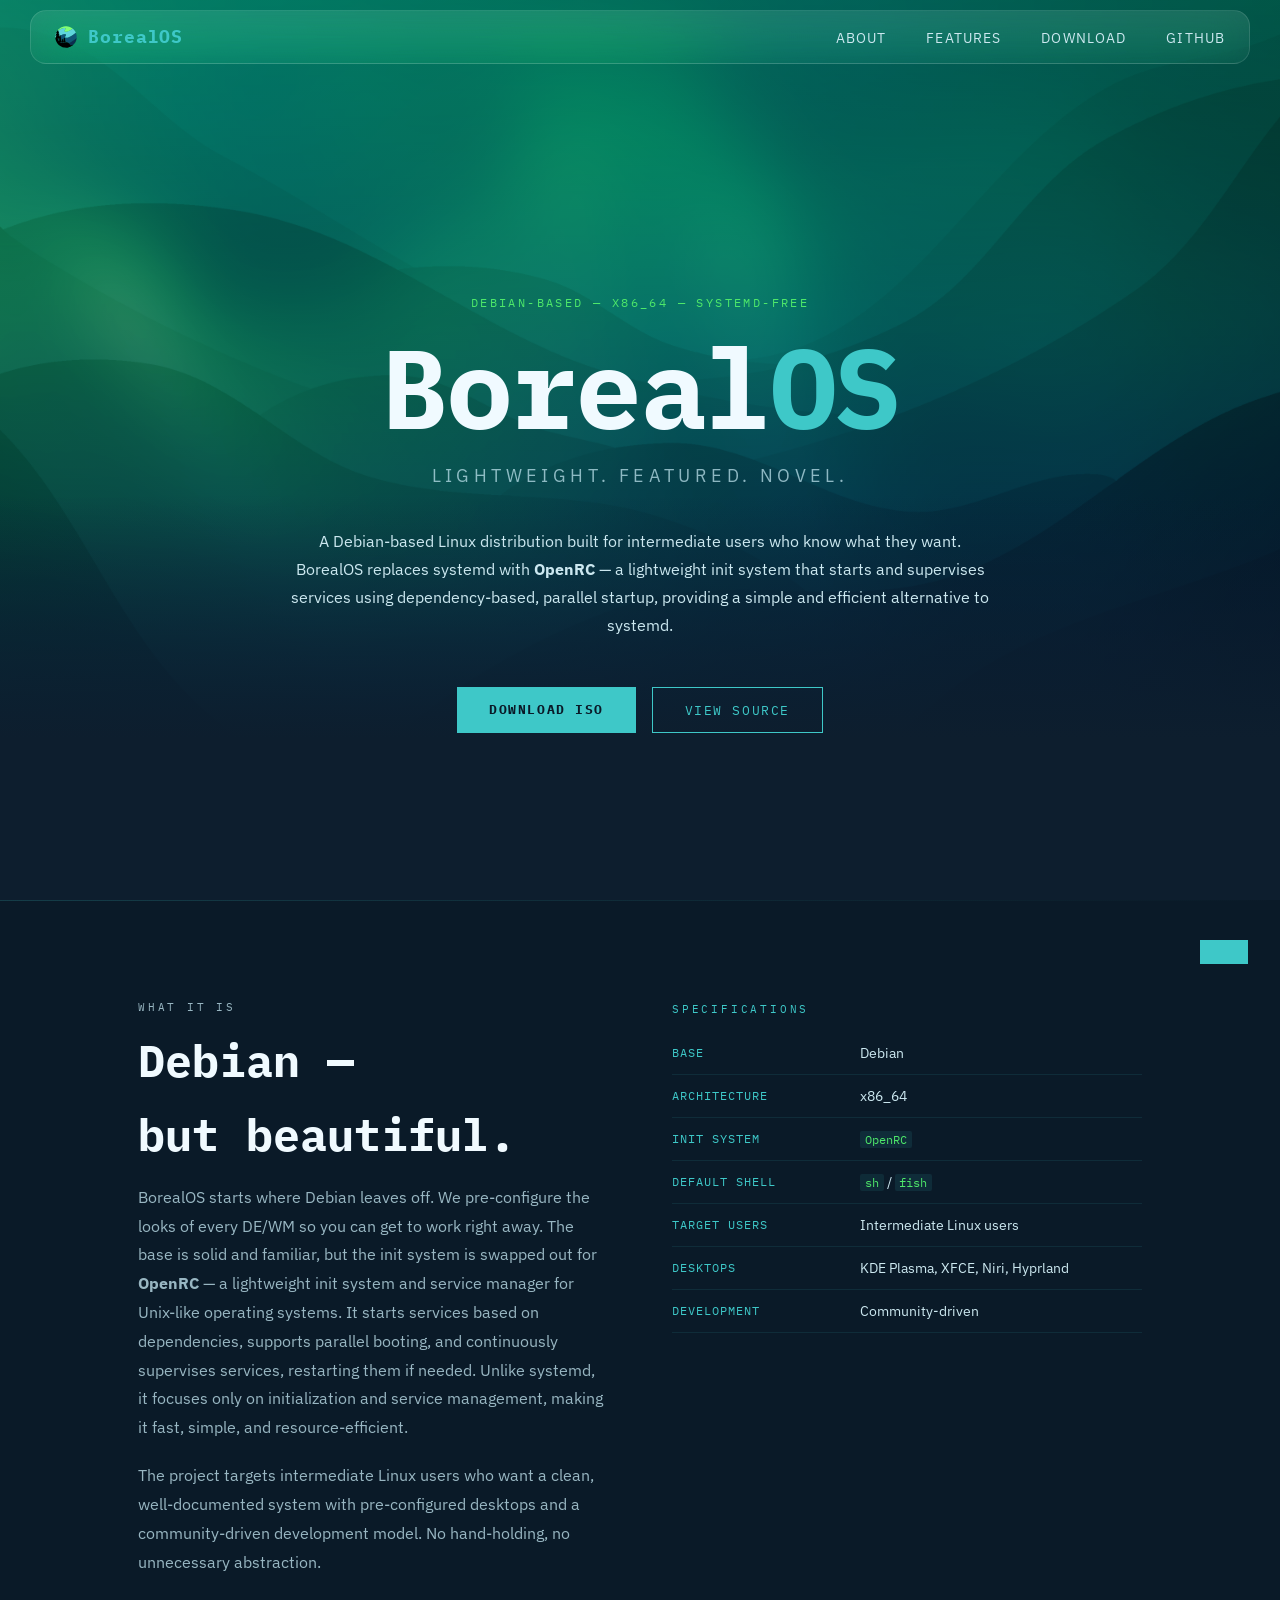
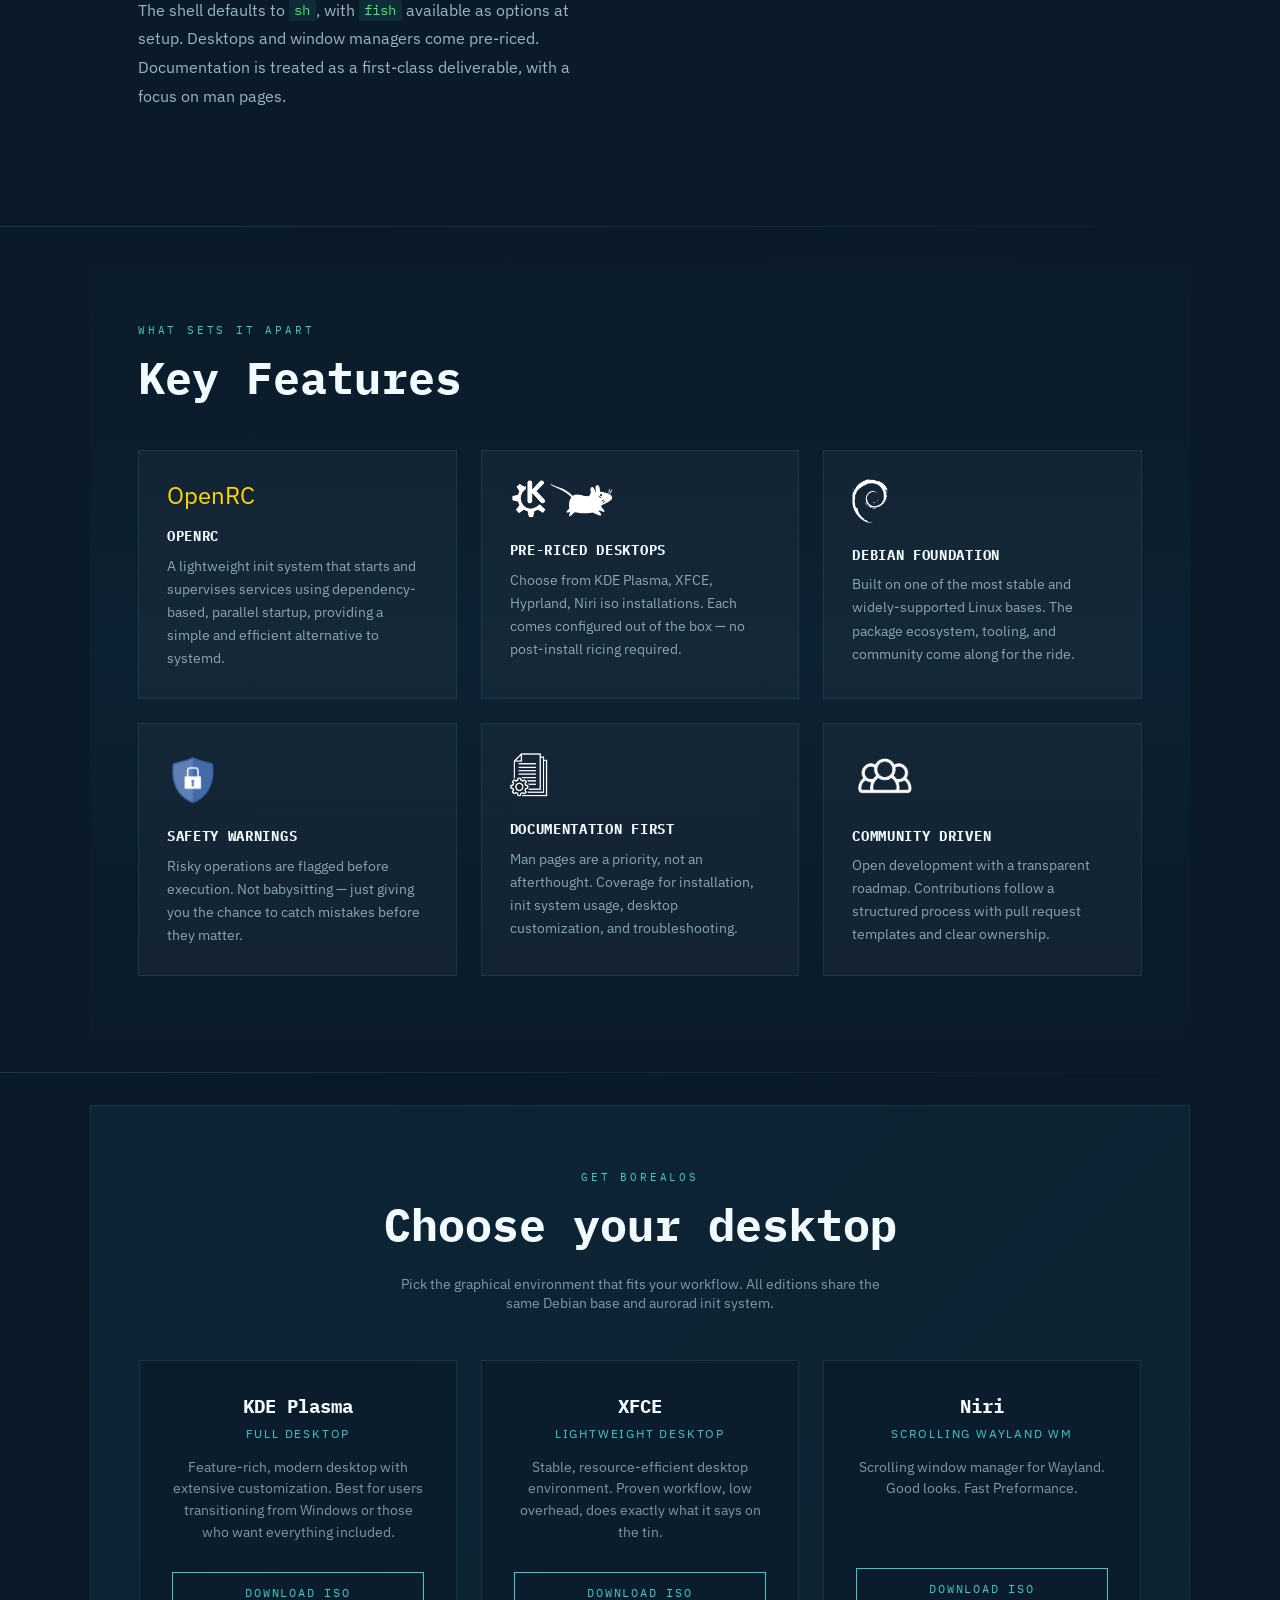
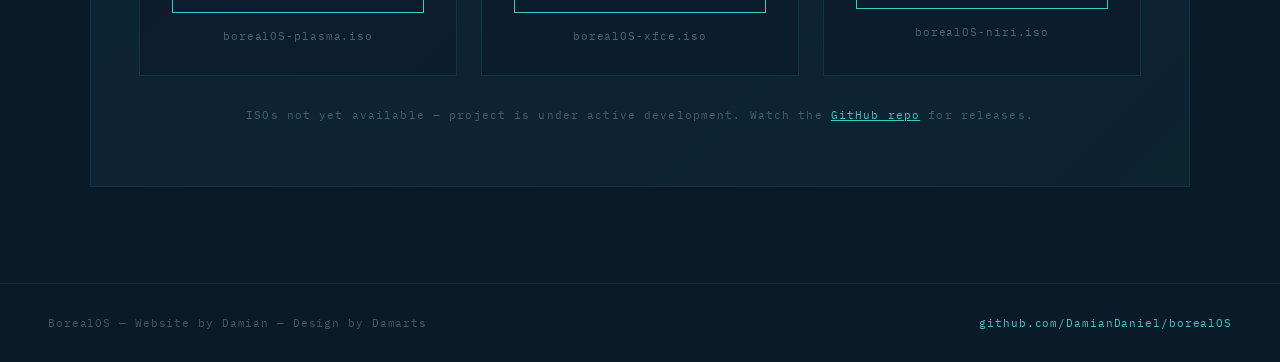
<file: index.html>
<!DOCTYPE html>
<html lang="en">
<head>
<meta charset="UTF-8">
<meta name="viewport" content="width=device-width, initial-scale=1.0">
<title>BorealOS — Lightweight. Featured. Novel.</title>
<link rel="preconnect" href="https://fonts.googleapis.com">
<link href="https://fonts.googleapis.com/css2?family=IBM+Plex+Sans:wght@400;600;700&family=IBM+Plex+Mono:wght@400;700&display=swap" rel="stylesheet">
<link rel="icon" href="img/boreal.svg" type="image/svg+xml">
<link rel="alternate icon" href="img/boreal.png" type="image/png">
<link rel="icon" href="img/boreal.ico">
<link rel="apple-touch-icon" href="img/boreal.png">
<meta name="theme-color" content="#4ee86a">

<style>
  :root {
    --green: #4ee86a;
    --teal: #3ec8c8;
    --sky: #5bbfcf;
    --mid: #2a7a9a;
    --deep: #1a4a6a;
    --darker: #0e2a3e;
    --darkest: #0a1a28;
    --forest: #0d1e2e;
    --text: #cce8f0;
    --white: #f0faff;
  }

  *, *::before, *::after { box-sizing: border-box; margin: 0; padding: 0; }

  html { scroll-behavior: smooth; }

  body {
    background: var(--darkest);
    color: var(--text);
    font-family: 'IBM Plex Sans', sans-serif;
    overflow-x: hidden;
  }

nav {
  position: fixed;

  top: 10px;
  left: 30px;
  right: 30px;  

  z-index: 100;

  display: flex;
  justify-content: space-between;
  align-items: center;

  padding: 0.9rem 1.5rem;

  background:
    linear-gradient(
      180deg,
      rgba(255,255,255,0.10),
      rgba(255,255,255,0.03)
    );

  backdrop-filter: blur(22px) saturate(180%);
  -webkit-backdrop-filter: blur(22px) saturate(180%);

  border: 1px solid rgba(255,255,255,0.12);

  border-radius: 16px;

  box-shadow: none;
}

.nav-links a:hover {
  color: var(--white);
  text-shadow: 0 0 12px rgba(62,200,200,0.6);
}

.nav-logo {
  color: rgba(240,250,255,0.95);
}

  .link {
    color: var(--green)
  }

  .nav-logo {
    display: flex;
    align-items: center;
    gap: 0.7rem;
    font-family: 'IBM Plex Mono', monospace;
    font-size: 1.1rem;
    font-weight: 700;
    color: var(--teal);
    letter-spacing: 0.05em;
    text-decoration: none;
  }

  .nav-logo-svg {
    width: 22px;
    height: 22px;
    flex-shrink: 0;
  }

  .nav-links {
    display: flex;
    gap: 2.5rem;
    list-style: none;
  }

  .nav-links a {
    color: var(--text);
    text-decoration: none;
    font-size: 0.875rem;
    letter-spacing: 0.08em;
    text-transform: uppercase;
    transition: color 0.2s;
  }

  .nav-links a:hover { color: var(--teal); }


  .hero {
    position: relative;
    min-height: 100vh;
    display: flex;
    align-items: center;
    overflow: hidden;
  }

  .hero-bg {
    position: absolute;
    inset: 0;


    background-image:
      linear-gradient(
      180deg,
        rgba(10, 26, 40, 0.15),
        rgba(10, 26, 40, 0.45)
      ),
      url("img/backgrnd.png");

    background-size: cover;
    background-position: center;
    background-repeat: no-repeat;
  }

  .aurora {
    position: absolute;
    top: 0; left: 0; right: 0;
    height: 45%;
    background:
      radial-gradient(ellipse 80% 60% at 20% 10%, rgba(78, 232, 106, 0.45) 0%, transparent 60%),
      radial-gradient(ellipse 60% 50% at 70% 5%, rgba(62, 200, 200, 0.35) 0%, transparent 55%);
    animation: aurora-shift 8s ease-in-out infinite alternate;
  }

  @keyframes aurora-shift {
    from { transform: translateX(0) scaleX(1); opacity: 0.8; }
    to   { transform: translateX(3%) scaleX(1.04); opacity: 1; }
  }

  .treeline {
    position: absolute;
    bottom: 0; left: 0; right: 0;
    height: 45%;
    background:
      linear-gradient(180deg, transparent 0%, var(--forest) 60%);
  }

  .tree {
    position: absolute;
    bottom: 0;
    width: 0;
    height: 0;
    border-left: solid transparent;
    border-right: solid transparent;
    border-bottom: solid var(--darkest);
    opacity: 0.9;
  }

.hero-content {
  position: relative;
  z-index: 10;

  width: 100%;
  max-width: 900px;

  margin: 0 auto;

  padding: 8rem 3rem 0;

  display: flex;
  flex-direction: column;
  align-items: center;

  text-align: center;
}

  .hero-eyebrow {
    font-family: 'IBM Plex Mono', monospace;
    font-size: 0.75rem;
    letter-spacing: 0.2em;
    text-transform: uppercase;
    color: var(--green);
    margin-bottom: 1.5rem;
    opacity: 0;
    animation: fade-up 0.8s 0.2s forwards;
  }

  .hero-title {
    font-family: 'IBM Plex Mono', monospace;
    font-size: clamp(3.5rem, 9vw, 7rem);
    font-weight: 700;
    line-height: 0.95;
    color: var(--white);
    letter-spacing: -0.02em;
    margin-bottom: 1.5rem;
    opacity: 0;
    animation: fade-up 0.8s 0.4s forwards;
  }

  .hero-title span { color: var(--teal); }

  .hero-tagline {
    font-size: 1.1rem;
    color: rgba(200, 235, 245, 0.7);
    letter-spacing: 0.25em;
    text-transform: uppercase;
    margin-bottom: 2.5rem;
    opacity: 0;
    animation: fade-up 0.8s 0.6s forwards;
  }
.hero-desc {
  font-size: 1rem;
  line-height: 1.75;
  color: var(--text);

  max-width: 700px;

  margin-bottom: 3rem;

  opacity: 0;
  animation: fade-up 0.8s 0.8s forwards;
}

  .hero-ctas {
    display: flex;
    gap: 1rem;
    opacity: 0;
    animation: fade-up 0.8s 1s forwards;
  }

  .btn {
    display: inline-block;
    padding: 0.85rem 2rem;
    font-family: 'IBM Plex Mono', monospace;
    font-size: 0.8rem;
    letter-spacing: 0.12em;
    text-transform: uppercase;
    text-decoration: none;
    border: none;
    cursor: pointer;
    transition: all 0.2s;
  }

  .btn-primary {
    background: var(--teal);
    color: var(--darkest);
    font-weight: 700;
  }

  .btn-primary:hover { background: var(--green); transform: translateY(-2px); }

  .btn-outline {
    background: transparent;
    color: var(--teal);
    border: 1px solid var(--teal);
  }

  .btn-outline:hover { background: rgba(62, 200, 200, 0.1); transform: translateY(-2px); }

  @keyframes fade-up {
    from { opacity: 0; transform: translateY(24px); }
    to   { opacity: 1; transform: translateY(0); }
  }

  /* SECTIONS */
  section {
    padding: 6rem 3rem;
    max-width: 1100px;
    margin: 0 auto;
  }

  .section-label {
    font-family: 'IBM Plex Mono', monospace;
    font-size: 0.7rem;
    letter-spacing: 0.25em;
    text-transform: uppercase;
    color: var(--teal);
    margin-bottom: 1rem;
  }

  h2 {
    font-family: 'IBM Plex Mono', monospace;
    font-size: clamp(1.8rem, 4vw, 2.8rem);
    color: var(--white);
    margin-bottom: 1.5rem;
    line-height: 1.1;
  }

  .section-divider {
    width: 100%;
    height: 1px;
    background: linear-gradient(90deg, var(--teal), transparent);
    opacity: 0.2;
    margin: 0;
  }

  /* ABOUT */
  .about-grid {
    display: grid;
    grid-template-columns: 1fr 1fr;
    gap: 4rem;
    align-items: start;
  }

  .about-text p {
    line-height: 1.8;
    color: rgba(200, 235, 245, 0.75);
    margin-bottom: 1.2rem;
  }

  .spec-table {
    width: 100%;
    border-collapse: collapse;
  }

  .spec-table tr {
    border-bottom: 1px solid rgba(62, 200, 200, 0.1);
  }

  .spec-table td {
    padding: 0.75rem 0;
    font-size: 0.875rem;
  }

  .spec-table td:first-child {
    color: var(--teal);
    font-family: 'IBM Plex Mono', monospace;
    font-size: 0.75rem;
    letter-spacing: 0.08em;
    text-transform: uppercase;
    width: 40%;
  }

  .spec-table td:last-child { color: var(--text); }

  code {
    font-family: 'IBM Plex Mono', monospace;
    background: rgba(62, 200, 200, 0.1);
    padding: 0.1em 0.4em;
    border-radius: 2px;
    font-size: 0.85em;
    color: var(--green);
  }

  /* FEATURES */
  .features-bg {
    background: linear-gradient(180deg, transparent, rgba(26, 74, 106, 0.15), transparent);
  }

  .features-grid {
    display: grid;
    grid-template-columns: repeat(3, 1fr);
    gap: 1.5rem;
    margin-top: 3rem;
  }

  .feature-card {
    background: rgba(255,255,255,0.03);
    border: 1px solid rgba(62, 200, 200, 0.12);
    padding: 1.75rem;
    transition: border-color 0.2s, background 0.2s;
  }

  .feature-card:hover {
    border-color: rgba(62, 200, 200, 0.35);
    background: rgba(62, 200, 200, 0.05);
  }

  .feature-icon {
    font-size: 1.5rem;
    margin-bottom: 1rem;
  }

  .feature-card h3 {
    font-family: 'IBM Plex Mono', monospace;
    font-size: 0.85rem;
    color: var(--white);
    margin-bottom: 0.6rem;
    letter-spacing: 0.05em;
    text-transform: uppercase;
  }

  .feature-card p {
    font-size: 0.875rem;
    line-height: 1.65;
    color: rgba(200, 235, 245, 0.65);
  }

  /* DOWNLOAD */
  .download-section {
    background: linear-gradient(135deg, rgba(26, 74, 106, 0.2) 0%, rgba(62, 200, 200, 0.05) 100%);
    border: 1px solid rgba(62, 200, 200, 0.1);
    padding: 4rem 3rem;
    max-width: 1100px;
    margin: 0 auto 6rem;
  }

  .download-header {
    text-align: center;
    margin-bottom: 3rem;
  }

  .download-options {
    display: grid;
    grid-template-columns: repeat(3, 1fr);
    gap: 1.5rem;
  }

  .iso-card {
    background: rgba(10, 26, 40, 0.6);
    border: 1px solid rgba(62, 200, 200, 0.15);
    padding: 2rem;
    text-align: center;
    cursor: pointer;
    transition: all 0.25s;
    position: relative;
    overflow: hidden;
  }

  .iso-card::before {
    content: '';
    position: absolute;
    inset: 0;
    background: linear-gradient(135deg, rgba(62, 200, 200, 0.05), transparent);
    opacity: 0;
    transition: opacity 0.25s;
  }

  .iso-card:hover { border-color: var(--teal); transform: translateY(-4px); }
  .iso-card:hover::before { opacity: 1; }

  .iso-name {
    font-family: 'IBM Plex Mono', monospace;
    font-size: 1.2rem;
    font-weight: 700;
    color: var(--white);
    margin-bottom: 0.5rem;
  }

  .iso-type {
    font-size: 0.75rem;
    letter-spacing: 0.15em;
    text-transform: uppercase;
    color: var(--teal);
    margin-bottom: 1rem;
  }

  .iso-desc {
    font-size: 0.85rem;
    line-height: 1.6;
    color: rgba(200, 235, 245, 0.6);
    margin-bottom: 1.75rem;
  }

  .iso-meta {
    font-family: 'IBM Plex Mono', monospace;
    font-size: 0.7rem;
    color: rgba(200, 235, 245, 0.35);
    margin-top: 1rem;
    letter-spacing: 0.08em;
  }

  .download-btn {
    display: block;
    width: 100%;
    padding: 0.75rem;
    background: transparent;
    border: 1px solid var(--teal);
    color: var(--teal);
    font-family: 'IBM Plex Mono', monospace;
    font-size: 0.75rem;
    letter-spacing: 0.15em;
    text-transform: uppercase;
    cursor: pointer;
    transition: all 0.2s;
  }

  .download-btn:hover {
    background: var(--teal);
    color: var(--darkest);
  }

  .notice {
    text-align: center;
    margin-top: 2rem;
    font-family: 'IBM Plex Mono', monospace;
    font-size: 0.7rem;
    color: rgba(200, 235, 245, 0.3);
    letter-spacing: 0.1em;
  }

  /* FOOTER */
  footer {
    border-top: 1px solid rgba(62, 200, 200, 0.1);
    padding: 2rem 3rem;
    display: flex;
    justify-content: space-between;
    align-items: center;
  }

  footer p {
    font-family: 'IBM Plex Mono', monospace;
    font-size: 0.7rem;
    color: rgba(200, 235, 245, 0.3);
    letter-spacing: 0.08em;
  }

  footer a {
    color: var(--teal);
    text-decoration: none;
  }

  footer a:hover { color: var(--green); }

  /* TOAST */
  .toast {
    position: fixed;
    bottom: 2rem;
    right: 2rem;
    background: var(--teal);
    color: var(--darkest);
    font-family: 'IBM Plex Mono', monospace;
    font-size: 0.8rem;
    padding: 0.75rem 1.5rem;
    font-weight: 700;
    transform: translateY(6rem);
    transition: transform 0.3s;
    z-index: 200;
  }

  .toast.show { transform: translateY(0); }

  @media (max-width: 768px) {
    nav { padding: 1rem 1.5rem; }
    .nav-links { display: none; }
    .hero-content { padding: 0 1.5rem; padding-top: 7rem; }
    section { padding: 4rem 1.5rem; }
    .about-grid { grid-template-columns: 1fr; gap: 2rem; }
    .features-grid { grid-template-columns: 1fr; }
    .download-options { grid-template-columns: 1fr; }
    .download-section { padding: 3rem 1.5rem; margin: 0 1.5rem 4rem; }
    footer { flex-direction: column; gap: 1rem; text-align: center; }
  }
</style>
</head>
<body>

<nav>
  <a href="#" class="nav-logo">
    <img class="nav-logo-svg" src="img/boreal.svg" alt="BorealOS logo">
    BorealOS
  </a>
  <ul class="nav-links">
    <li><a href="#about">About</a></li>
    <li><a href="#features">Features</a></li>
    <li><a href="#download">Download</a></li>
    <li><a href="https://github.com/DamianDaniel/borealOS" target="_blank">GitHub</a></li>
  </ul>
</nav>

<div class="hero">
  <div class="hero-bg"></div>
  <div class="treeline"></div>

  <div class="hero-content">
    <p class="hero-eyebrow">Debian-based &mdash; x86_64 &mdash; systemd-free</p>
    <h1 class="hero-title">Boreal<span>OS</span></h1>
    <p class="hero-tagline">Lightweight. Featured. Novel.</p>
    <p class="hero-desc">
      A Debian-based Linux distribution built for intermediate users who know what they want.
      BorealOS replaces systemd with <strong>OpenRC</strong> &mdash; a lightweight init system that starts and supervises services using dependency-based, parallel startup, providing a simple and efficient alternative to systemd.
    </p>
    <div class="hero-ctas">
      <a href="#download" class="btn btn-primary">Download ISO</a>
      <a href="https://github.com/DamianDaniel/borealOS" target="_blank" class="btn btn-outline">View Source</a>
    </div>
  </div>
</div>

<div class="section-divider"></div>

<section id="about">
  <div class="about-grid">
    <div class="about-text">
      <p class="section-label">What it is</p>
      <h2>Debian &mdash;</h2>
      <h2>but beautiful.</h2>
      <p> 
        BorealOS starts where Debian leaves off. We pre-configure the looks of every DE/WM so you can get to work right away. The base is solid and familiar, but the init system is swapped out for <strong>OpenRC</strong> &mdash; a lightweight init system and service manager for Unix-like operating systems. It starts services based on dependencies, supports parallel booting, and continuously supervises services, restarting them if needed. Unlike systemd, it focuses only on initialization and service management, making it fast, simple, and resource-efficient.
      </p>
      <p>
        The project targets intermediate Linux users who want a clean, well-documented system with pre-configured desktops and a community-driven development model. No hand-holding, no unnecessary abstraction.
      </p>
      <p>
        The shell defaults to <code>sh</code>, with <code>fish</code> available as options at setup. Desktops and window managers come pre-riced. Documentation is treated as a first-class deliverable, with a focus on man pages.
      </p>
    </div>
    <div style="padding-top: 1%;">
      <p class="section-label">Specifications</p>
      <table class="spec-table">
        <tr><td>Base</td><td>Debian</td></tr>
        <tr><td>Architecture</td><td>x86_64</td></tr>
        <tr><td>Init System</td><td><code>OpenRC</code></td></tr>
        <tr><td>Default Shell</td><td><code>sh</code> / <code>fish</code></td></tr>
        <tr><td>Target Users</td><td>Intermediate Linux users</td></tr>
        <tr><td>Desktops</td><td>KDE Plasma, XFCE, Niri, Hyprland</td></tr>
        <tr><td>Development</td><td>Community-driven</td></tr>
      </table>
    </div>
  </div>
</section>

<div class="section-divider"></div>

<section id="features" class="features-bg">
  <p class="section-label">What sets it apart</p>
  <h2>Key Features</h2>
  <div class="features-grid">
    <div class="feature-card">
      <div class="feature-icon" style="color: gold;">OpenRC</div>
      <h3>OpenRC</h3>
      <p>A lightweight init system that starts and supervises services using dependency-based, parallel startup, providing a simple and efficient alternative to systemd.</p>
    </div>
    <div class="feature-card">
      <div class="feature-icon"><img width="15%" src="img/kde-logo.png"><img width="25%" src="img/xfce-logo.png"></div>
      <h3>Pre-riced Desktops</h3>
      <p>Choose from KDE Plasma, XFCE, Hyprland, Niri iso installations. Each comes configured out of the box &mdash; no post-install ricing required.</p>
    </div>
    <div class="feature-card">
      <div class="feature-icon"><img width="13.5%" src="img/debian.png"></div>
      <h3>Debian Foundation</h3>
      <p>Built on one of the most stable and widely-supported Linux bases. The package ecosystem, tooling, and community come along for the ride.</p>
    </div>
    <div class="feature-card">
      <div class="feature-icon"><img width="20%" src="img/security-icon.png"></div>
      <h3>Safety Warnings</h3>
      <p>Risky operations are flagged before execution. Not babysitting &mdash; just giving you the chance to catch mistakes before they matter.</p>
    </div>
    <div class="feature-card">
      <div class="feature-icon"><img width="15%" src="img/docu-icon.png""></div>
      <h3>Documentation First</h3>
      <p>Man pages are a priority, not an afterthought. Coverage for installation, init system usage, desktop customization, and troubleshooting.</p>
    </div>
    <div class="feature-card">
      <div class="feature-icon"><img width="25%" src="img/community-icon.png"></div>
      <h3>Community Driven</h3>
      <p>Open development with a transparent roadmap. Contributions follow a structured process with pull request templates and clear ownership.</p>
    </div>
  </div>
</section>

<div class="section-divider"></div>

<div id="download" style="padding-top: 2rem;">
  <div class="download-section">
    <div class="download-header">
      <p class="section-label">Get BorealOS</p>
      <h2>Choose your desktop</h2>
      <p style="color: rgba(200,235,245,0.6); font-size: 0.9rem; max-width: 500px; margin: 0 auto;">Pick the graphical environment that fits your workflow. All editions share the same Debian base and aurorad init system.</p>
    </div>
    <div class="download-options">
      <div class="iso-card">
        <div class="iso-name">KDE Plasma</div>
        <div class="iso-type">Full Desktop</div>
        <p class="iso-desc">Feature-rich, modern desktop with extensive customization. Best for users transitioning from Windows or those who want everything included.</p>
        <button class="download-btn" onclick="triggerDownload('kde')">Download ISO</button>
        <p class="iso-meta">borealOS-plasma.iso</p>
      </div>
      <div class="iso-card">
        <div class="iso-name">XFCE</div>
        <div class="iso-type">Lightweight Desktop</div>
        <p class="iso-desc">Stable, resource-efficient desktop environment. Proven workflow, low overhead, does exactly what it says on the tin.</p>
        <button class="download-btn" onclick="triggerDownload('xfce')">Download ISO</button>
        <p class="iso-meta">borealOS-xfce.iso</p>
      </div>
      <div class="iso-card">
        <div class="iso-name">Niri</div>
        <div class="iso-type">Scrolling Wayland WM</div>
        <p class="iso-desc">Scrolling window manager for Wayland. Good looks. Fast Preformance.</p><br><br>
        <button class="download-btn" onclick="triggerDownload('niri')">Download ISO</button>
        <p class="iso-meta">borealOS-niri.iso</p>
      </div>
    </div>
    <p class="notice">ISOs not yet available &mdash; project is under active development. Watch the <a href="https://github.com/DamianDaniel/borealOS" target="_blank" style="color: var(--teal);">GitHub repo</a> for releases.</p>
  </div>
</div>

<footer>
  <p>BorealOS &mdash; Website by Damian &mdash; Design by Damarts</p>
  <p><a href="https://github.com/DamianDaniel/borealOS" target="_blank">github.com/DamianDaniel/borealOS</a></p>
</footer>

<div class="toast" id="toast"></div>

<script>
  const isoMap = {
    kde:  { name: 'KDE Plasma', file: 'borealOS-plasma.iso' },
    xfce: { name: 'XFCE',       file: 'borealOS-xfce.iso'   },
    sway: { name: 'Sway',       file: 'borealOS-sway.iso'   },
  };

  function triggerDownload(variant) {
    const iso = isoMap[variant];
    const toast = document.getElementById('toast');
    toast.textContent = iso.name + ' — not yet released';
    toast.classList.add('show');
    setTimeout(() => toast.classList.remove('show'), 3000);
  }
</script>

</body>
</html>
</file>
